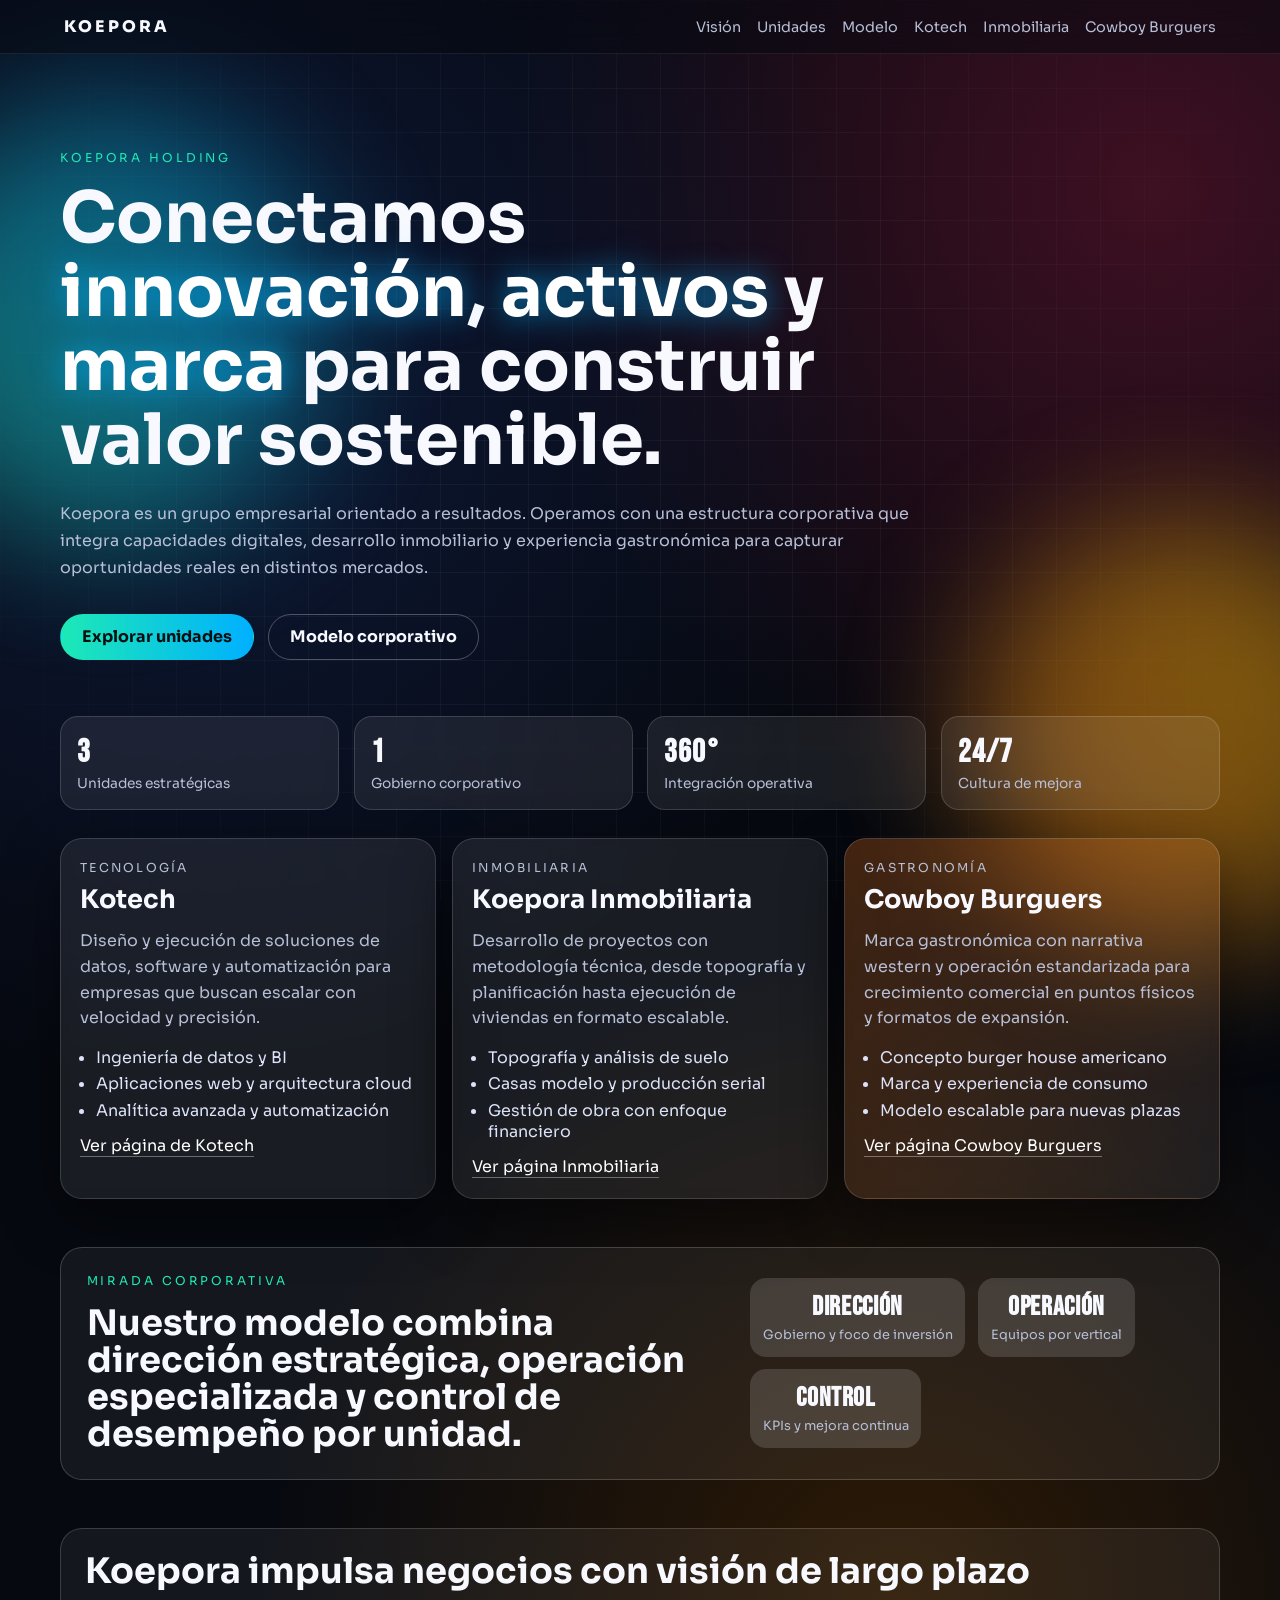
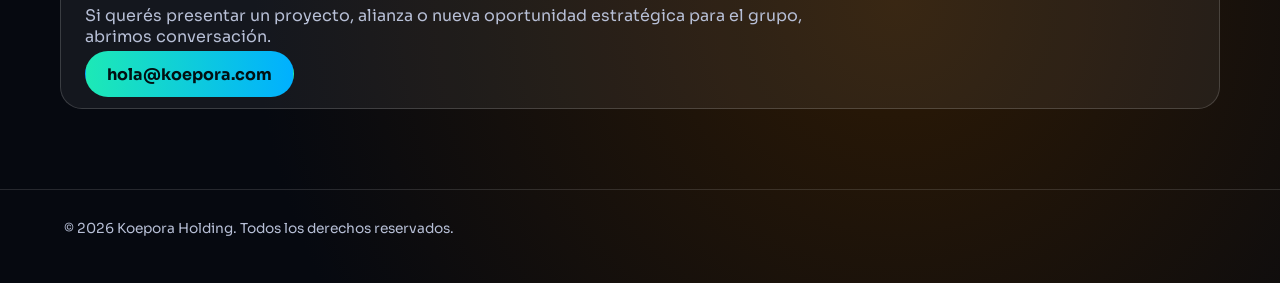
<file: index.html>
<!doctype html>
<html lang="es">
<head>
  <meta charset="UTF-8" />
  <meta http-equiv="Content-Type" content="text/html; charset=UTF-8" />
  <meta name="viewport" content="width=device-width, initial-scale=1.0" />
  <title>Koepora | Holding Corporativo</title>
  <meta name="description" content="Koepora Holding: visión corporativa que integra tecnología, inmobiliaria y gastronomía." />
  <link rel="preconnect" href="https://fonts.googleapis.com" />
  <link rel="preconnect" href="https://fonts.gstatic.com" crossorigin />
  <link href="https://fonts.googleapis.com/css2?family=Sora:wght@400;600;700;800&family=Bebas+Neue&display=swap" rel="stylesheet" />
  <link rel="stylesheet" href="styles.css" />
</head>
<body>
  <div class="bg-orb orb-a"></div>
  <div class="bg-orb orb-b"></div>
  <div class="grid-noise"></div>

  <header class="site-header">
    <a class="brand" href="index.html">KOEPORA</a>
    <nav>
      <a href="#vision">Visión</a>
      <a href="#unidades">Unidades</a>
      <a href="#modelo">Modelo</a>
      <a href="kotech.html">Kotech</a>
      <a href="inmobiliaria.html">Inmobiliaria</a>
      <a href="cowboy-burguers.html">Cowboy Burguers</a>
    </nav>
  </header>

  <main>
    <section id="vision" class="hero reveal">
      <p class="eyebrow">Koepora Holding</p>
      <h1>Conectamos <span>innovación</span>, <span>activos</span> y <span>marca</span> para construir valor sostenible.</h1>
      <p class="hero-copy">Koepora es un grupo empresarial orientado a resultados. Operamos con una estructura corporativa que integra capacidades digitales, desarrollo inmobiliario y experiencia gastronómica para capturar oportunidades reales en distintos mercados.</p>
      <div class="hero-actions">
        <a class="btn btn-primary" href="#unidades">Explorar unidades</a>
        <a class="btn btn-ghost" href="#modelo">Modelo corporativo</a>
      </div>
    </section>

    <section class="panel reveal">
      <div class="kpi-grid">
        <article>
          <strong>3</strong>
          <span>Unidades estratégicas</span>
        </article>
        <article>
          <strong>1</strong>
          <span>Gobierno corporativo</span>
        </article>
        <article>
          <strong>360°</strong>
          <span>Integración operativa</span>
        </article>
        <article>
          <strong>24/7</strong>
          <span>Cultura de mejora</span>
        </article>
      </div>
    </section>

    <section id="unidades" class="units">
      <article class="card reveal">
        <p class="tag">Tecnología</p>
        <h2>Kotech</h2>
        <p>Diseño y ejecución de soluciones de datos, software y automatización para empresas que buscan escalar con velocidad y precisión.</p>
        <ul>
          <li>Ingeniería de datos y BI</li>
          <li>Aplicaciones web y arquitectura cloud</li>
          <li>Analítica avanzada y automatización</li>
        </ul>
        <a class="inline-link" href="kotech.html">Ver página de Kotech</a>
      </article>

      <article class="card reveal">
        <p class="tag">Inmobiliaria</p>
        <h2>Koepora Inmobiliaria</h2>
        <p>Desarrollo de proyectos con metodología técnica, desde topografía y planificación hasta ejecución de viviendas en formato escalable.</p>
        <ul>
          <li>Topografía y análisis de suelo</li>
          <li>Casas modelo y producción serial</li>
          <li>Gestión de obra con enfoque financiero</li>
        </ul>
        <a class="inline-link" href="inmobiliaria.html">Ver página Inmobiliaria</a>
      </article>

      <article class="card card-highlight reveal">
        <p class="tag">Gastronomía</p>
        <h2>Cowboy Burguers</h2>
        <p>Marca gastronómica con narrativa western y operación estandarizada para crecimiento comercial en puntos físicos y formatos de expansión.</p>
        <ul>
          <li>Concepto burger house americano</li>
          <li>Marca y experiencia de consumo</li>
          <li>Modelo escalable para nuevas plazas</li>
        </ul>
        <a class="inline-link" href="cowboy-burguers.html">Ver página Cowboy Burguers</a>
      </article>
    </section>

    <section id="modelo" class="showcase reveal">
      <div>
        <p class="eyebrow">Mirada corporativa</p>
        <h3>Nuestro modelo combina dirección estratégica, operación especializada y control de desempeño por unidad.</h3>
      </div>
      <div class="stats">
        <div><strong>Dirección</strong><span>Gobierno y foco de inversión</span></div>
        <div><strong>Operación</strong><span>Equipos por vertical</span></div>
        <div><strong>Control</strong><span>KPIs y mejora continua</span></div>
      </div>
    </section>

    <section class="contact reveal">
      <h3>Koepora impulsa negocios con visión de largo plazo</h3>
      <p>Si querés presentar un proyecto, alianza o nueva oportunidad estratégica para el grupo, abrimos conversación.</p>
      <a class="btn btn-primary" href="mailto:hola@koepora.com">hola@koepora.com</a>
    </section>
  </main>

  <footer>
    <p>© <span id="year"></span> Koepora Holding. Todos los derechos reservados.</p>
  </footer>

  <script src="main.js"></script>
</body>
</html>
</file>
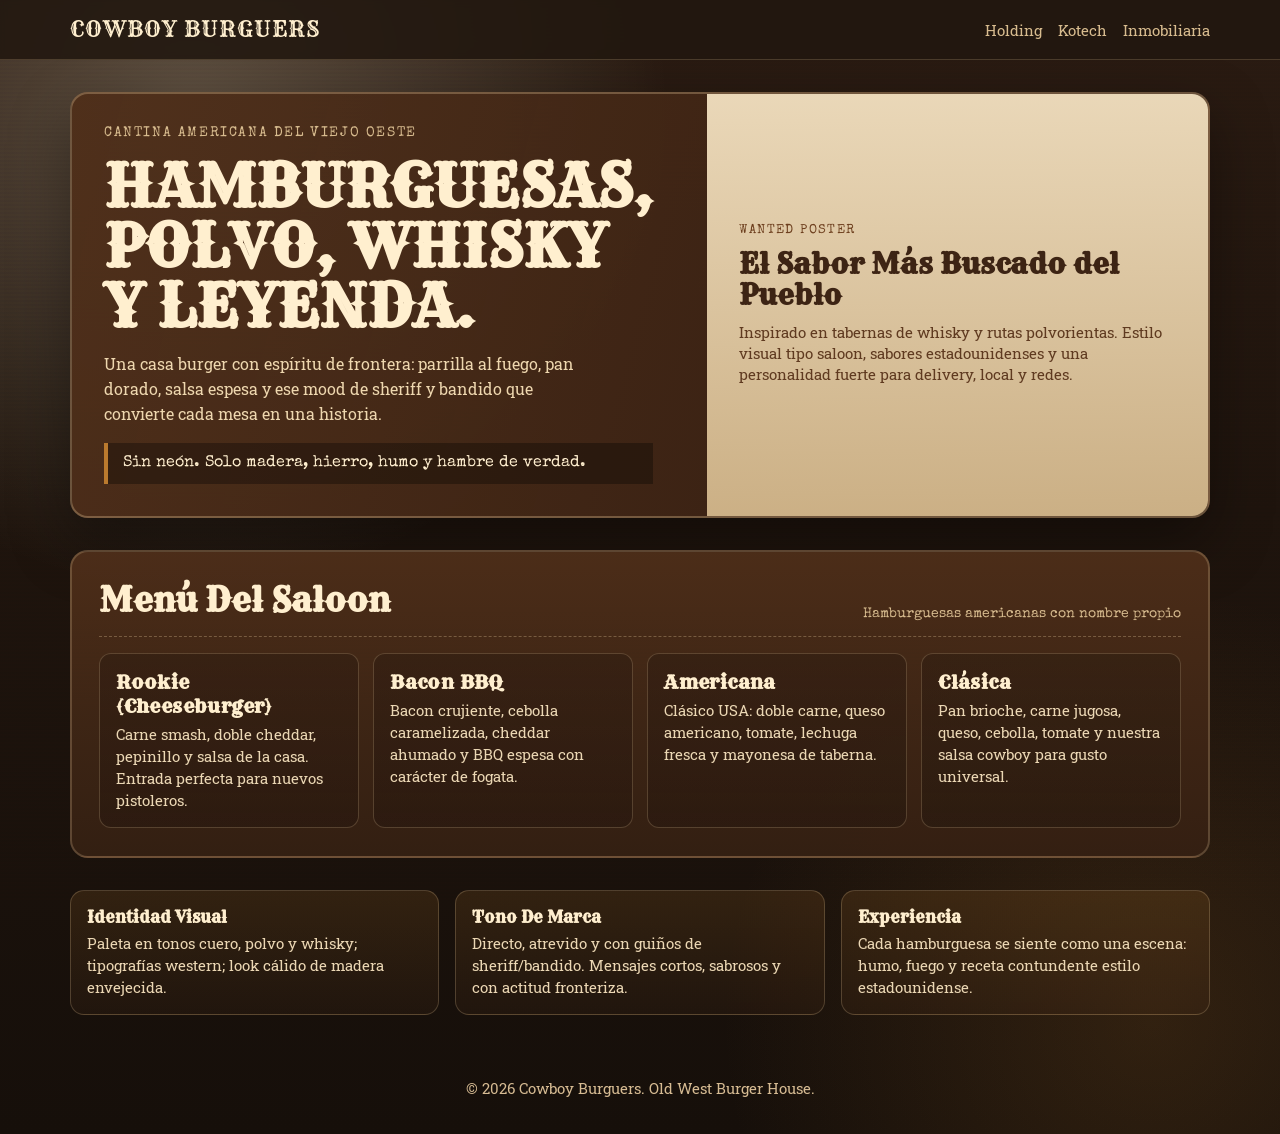
<file: cowboy-burguers.html>
﻿<!doctype html>
<html lang="es">
<head>
  <meta charset="UTF-8" />
  <meta http-equiv="Content-Type" content="text/html; charset=UTF-8" />
  <meta name="viewport" content="width=device-width, initial-scale=1.0" />
  <title>Cowboy Burguers | Viejo Oeste</title>
  <meta name="description" content="Cowboy Burguers: hamburguesas americanas con alma de taberna del viejo oeste." />
  <link rel="preconnect" href="https://fonts.googleapis.com" />
  <link rel="preconnect" href="https://fonts.gstatic.com" crossorigin />
  <link href="https://fonts.googleapis.com/css2?family=Rye&family=Special+Elite&family=Roboto+Slab:wght@400;600;700;800&display=swap" rel="stylesheet" />
  <style>
    :root {
      --sand: #f1dfbf;
      --dust: #d8bc8f;
      --leather: #7b4f2b;
      --wood: #4f2f1a;
      --charcoal: #22170f;
      --rust: #a4431a;
      --whiskey: #bb7a2e;
      --cream: #ffefcf;
    }

    * {
      box-sizing: border-box;
      margin: 0;
      padding: 0;
    }

    body {
      font-family: "Roboto Slab", serif;
      background:
        radial-gradient(circle at 15% 10%, rgba(255, 239, 207, 0.25), transparent 32%),
        radial-gradient(circle at 90% 90%, rgba(187, 122, 46, 0.16), transparent 28%),
        linear-gradient(180deg, #2a1b12 0%, #1e140d 45%, #160f0a 100%);
      color: var(--sand);
      min-height: 100vh;
    }

    .grain {
      position: fixed;
      inset: 0;
      pointer-events: none;
      opacity: 0.22;
      background-image: repeating-linear-gradient(
        0deg,
        rgba(255, 239, 207, 0.05) 0 2px,
        rgba(0, 0, 0, 0.06) 2px 4px
      );
      mix-blend-mode: soft-light;
      z-index: 0;
    }

    .topbar {
      position: sticky;
      top: 0;
      z-index: 20;
      background: rgba(34, 23, 15, 0.88);
      backdrop-filter: blur(3px);
      border-bottom: 1px solid rgba(216, 188, 143, 0.22);
    }

    .topbar-inner {
      max-width: 1180px;
      margin: 0 auto;
      padding: 1rem 1.25rem;
      display: flex;
      align-items: center;
      justify-content: space-between;
      gap: 1rem;
    }

    .brand {
      font-family: "Rye", serif;
      letter-spacing: 1px;
      text-decoration: none;
      color: var(--cream);
      font-size: 1.35rem;
      text-transform: uppercase;
    }

    .menu-links {
      display: flex;
      gap: 1rem;
      flex-wrap: wrap;
      justify-content: flex-end;
    }

    .menu-links a {
      color: var(--dust);
      text-decoration: none;
      font-size: 0.96rem;
    }

    .menu-links a:hover {
      color: var(--cream);
    }

    main {
      position: relative;
      z-index: 2;
      max-width: 1180px;
      margin: 0 auto;
      padding: 2rem 1.25rem 3rem;
      display: grid;
      gap: 2rem;
    }

    .hero {
      display: grid;
      grid-template-columns: 1.2fr 1fr;
      gap: 1.4rem;
      background:
        linear-gradient(105deg, rgba(79, 47, 26, 0.95), rgba(52, 30, 17, 0.9)),
        url("https://images.unsplash.com/photo-1514511547113-9f7d7d0534f7?auto=format&fit=crop&w=1500&q=80") center/cover;
      border: 2px solid rgba(216, 188, 143, 0.34);
      border-radius: 18px;
      overflow: hidden;
      box-shadow: 0 24px 60px rgba(0, 0, 0, 0.38);
    }

    .hero-copy {
      padding: 2rem;
      display: grid;
      gap: 1rem;
      align-content: center;
    }

    .hero-copy p.top {
      font-family: "Special Elite", monospace;
      color: var(--dust);
      letter-spacing: 1.6px;
      text-transform: uppercase;
      font-size: 0.86rem;
    }

    h1 {
      font-family: "Rye", serif;
      color: var(--cream);
      font-size: clamp(2rem, 4.6vw, 4rem);
      line-height: 1.02;
    }

    .hero-copy p.lead {
      color: #eed7af;
      max-width: 55ch;
      line-height: 1.55;
    }

    .hero-tag {
      background: rgba(0, 0, 0, 0.32);
      border-left: 4px solid var(--whiskey);
      padding: 0.8rem 0.95rem;
      font-family: "Special Elite", monospace;
      color: var(--cream);
    }

    .wanted {
      padding: 2rem;
      background: linear-gradient(180deg, rgba(241, 223, 191, 0.96), rgba(216, 188, 143, 0.92));
      color: #3d2414;
      display: grid;
      gap: 0.7rem;
      align-content: center;
    }

    .wanted p {
      font-family: "Special Elite", monospace;
      text-transform: uppercase;
      letter-spacing: 1.4px;
      font-size: 0.84rem;
      color: #6d3f1e;
    }

    .wanted h2 {
      font-family: "Rye", serif;
      font-size: clamp(1.7rem, 2.2vw, 2.4rem);
      line-height: 1.1;
    }

    .wanted small {
      font-size: 0.92rem;
      color: #5f3a20;
      line-height: 1.45;
    }

    .menu-board {
      background: linear-gradient(180deg, rgba(79, 47, 26, 0.93), rgba(53, 32, 19, 0.94));
      border: 2px solid rgba(216, 188, 143, 0.25);
      border-radius: 18px;
      padding: 1.7rem;
    }

    .menu-head {
      display: flex;
      align-items: flex-end;
      justify-content: space-between;
      gap: 1rem;
      margin-bottom: 1rem;
      border-bottom: 1px dashed rgba(216, 188, 143, 0.35);
      padding-bottom: 0.9rem;
    }

    .menu-head h3 {
      font-family: "Rye", serif;
      font-size: clamp(1.6rem, 2.6vw, 2.2rem);
      color: var(--cream);
    }

    .menu-head span {
      font-family: "Special Elite", monospace;
      color: var(--dust);
      font-size: 0.88rem;
    }

    .burgers {
      display: grid;
      grid-template-columns: repeat(auto-fit, minmax(210px, 1fr));
      gap: 0.9rem;
    }

    .burger {
      border: 1px solid rgba(216, 188, 143, 0.24);
      border-radius: 12px;
      padding: 1rem;
      background: linear-gradient(180deg, rgba(34, 23, 15, 0.33), rgba(20, 14, 9, 0.26));
    }

    .burger h4 {
      font-family: "Rye", serif;
      color: var(--cream);
      margin-bottom: 0.35rem;
      letter-spacing: 0.4px;
      font-size: 1.18rem;
    }

    .burger p {
      color: #ebd7b4;
      line-height: 1.45;
      font-size: 0.95rem;
    }

    .about {
      display: grid;
      gap: 1rem;
      grid-template-columns: repeat(3, minmax(0, 1fr));
    }

    .about article {
      background: linear-gradient(180deg, rgba(187, 122, 46, 0.16), rgba(79, 47, 26, 0.18));
      border: 1px solid rgba(216, 188, 143, 0.25);
      border-radius: 14px;
      padding: 1rem;
    }

    .about h5 {
      font-family: "Rye", serif;
      color: var(--cream);
      font-size: 1.02rem;
      margin-bottom: 0.4rem;
    }

    .about p {
      color: #ebd7b4;
      line-height: 1.45;
      font-size: 0.94rem;
    }

    footer {
      position: relative;
      z-index: 2;
      max-width: 1180px;
      margin: 0 auto;
      padding: 1rem 1.25rem 2.2rem;
      color: #d6bb93;
      font-size: 0.92rem;
      text-align: center;
    }

    @media (max-width: 960px) {
      .hero {
        grid-template-columns: 1fr;
      }

      .about {
        grid-template-columns: 1fr;
      }
    }
  </style>
</head>
<body>
  <div class="grain" aria-hidden="true"></div>

  <header class="topbar">
    <div class="topbar-inner">
      <a class="brand" href="cowboy-burguers.html">Cowboy Burguers</a>
      <nav class="menu-links">
        <a href="index.html">Holding</a>
        <a href="kotech.html">Kotech</a>
        <a href="inmobiliaria.html">Inmobiliaria</a>
      </nav>
    </div>
  </header>

  <main>
    <section class="hero">
      <div class="hero-copy">
        <p class="top">Cantina americana del viejo oeste</p>
        <h1>HAMBURGUESAS, POLVO, WHISKY Y LEYENDA.</h1>
        <p class="lead">
          Una casa burger con espíritu de frontera: parrilla al fuego, pan dorado, salsa espesa y ese mood de sheriff y bandido
          que convierte cada mesa en una historia.
        </p>
        <p class="hero-tag">Sin neón. Solo madera, hierro, humo y hambre de verdad.</p>
      </div>
      <aside class="wanted">
        <p>Wanted poster</p>
        <h2>El Sabor Más Buscado del Pueblo</h2>
        <small>
          Inspirado en tabernas de whisky y rutas polvorientas. Estilo visual tipo saloon, sabores estadounidenses y una personalidad
          fuerte para delivery, local y redes.
        </small>
      </aside>
    </section>

    <section class="menu-board">
      <div class="menu-head">
        <h3>Menú Del Saloon</h3>
        <span>Hamburguesas americanas con nombre propio</span>
      </div>
      <div class="burgers">
        <article class="burger">
          <h4>Rookie (Cheeseburger)</h4>
          <p>Carne smash, doble cheddar, pepinillo y salsa de la casa. Entrada perfecta para nuevos pistoleros.</p>
        </article>
        <article class="burger">
          <h4>Bacon BBQ</h4>
          <p>Bacon crujiente, cebolla caramelizada, cheddar ahumado y BBQ espesa con carácter de fogata.</p>
        </article>
        <article class="burger">
          <h4>Americana</h4>
          <p>Clásico USA: doble carne, queso americano, tomate, lechuga fresca y mayonesa de taberna.</p>
        </article>
        <article class="burger">
          <h4>Clásica</h4>
          <p>Pan brioche, carne jugosa, queso, cebolla, tomate y nuestra salsa cowboy para gusto universal.</p>
        </article>
      </div>
    </section>

    <section class="about">
      <article>
        <h5>Identidad Visual</h5>
        <p>Paleta en tonos cuero, polvo y whisky; tipografías western; look cálido de madera envejecida.</p>
      </article>
      <article>
        <h5>Tono De Marca</h5>
        <p>Directo, atrevido y con guiños de sheriff/bandido. Mensajes cortos, sabrosos y con actitud fronteriza.</p>
      </article>
      <article>
        <h5>Experiencia</h5>
        <p>Cada hamburguesa se siente como una escena: humo, fuego y receta contundente estilo estadounidense.</p>
      </article>
    </section>
  </main>

  <footer>
    <p>&copy; <span id="year"></span> Cowboy Burguers. Old West Burger House.</p>
  </footer>

  <script>
    document.getElementById("year").textContent = new Date().getFullYear();
  </script>
</body>
</html>
</file>
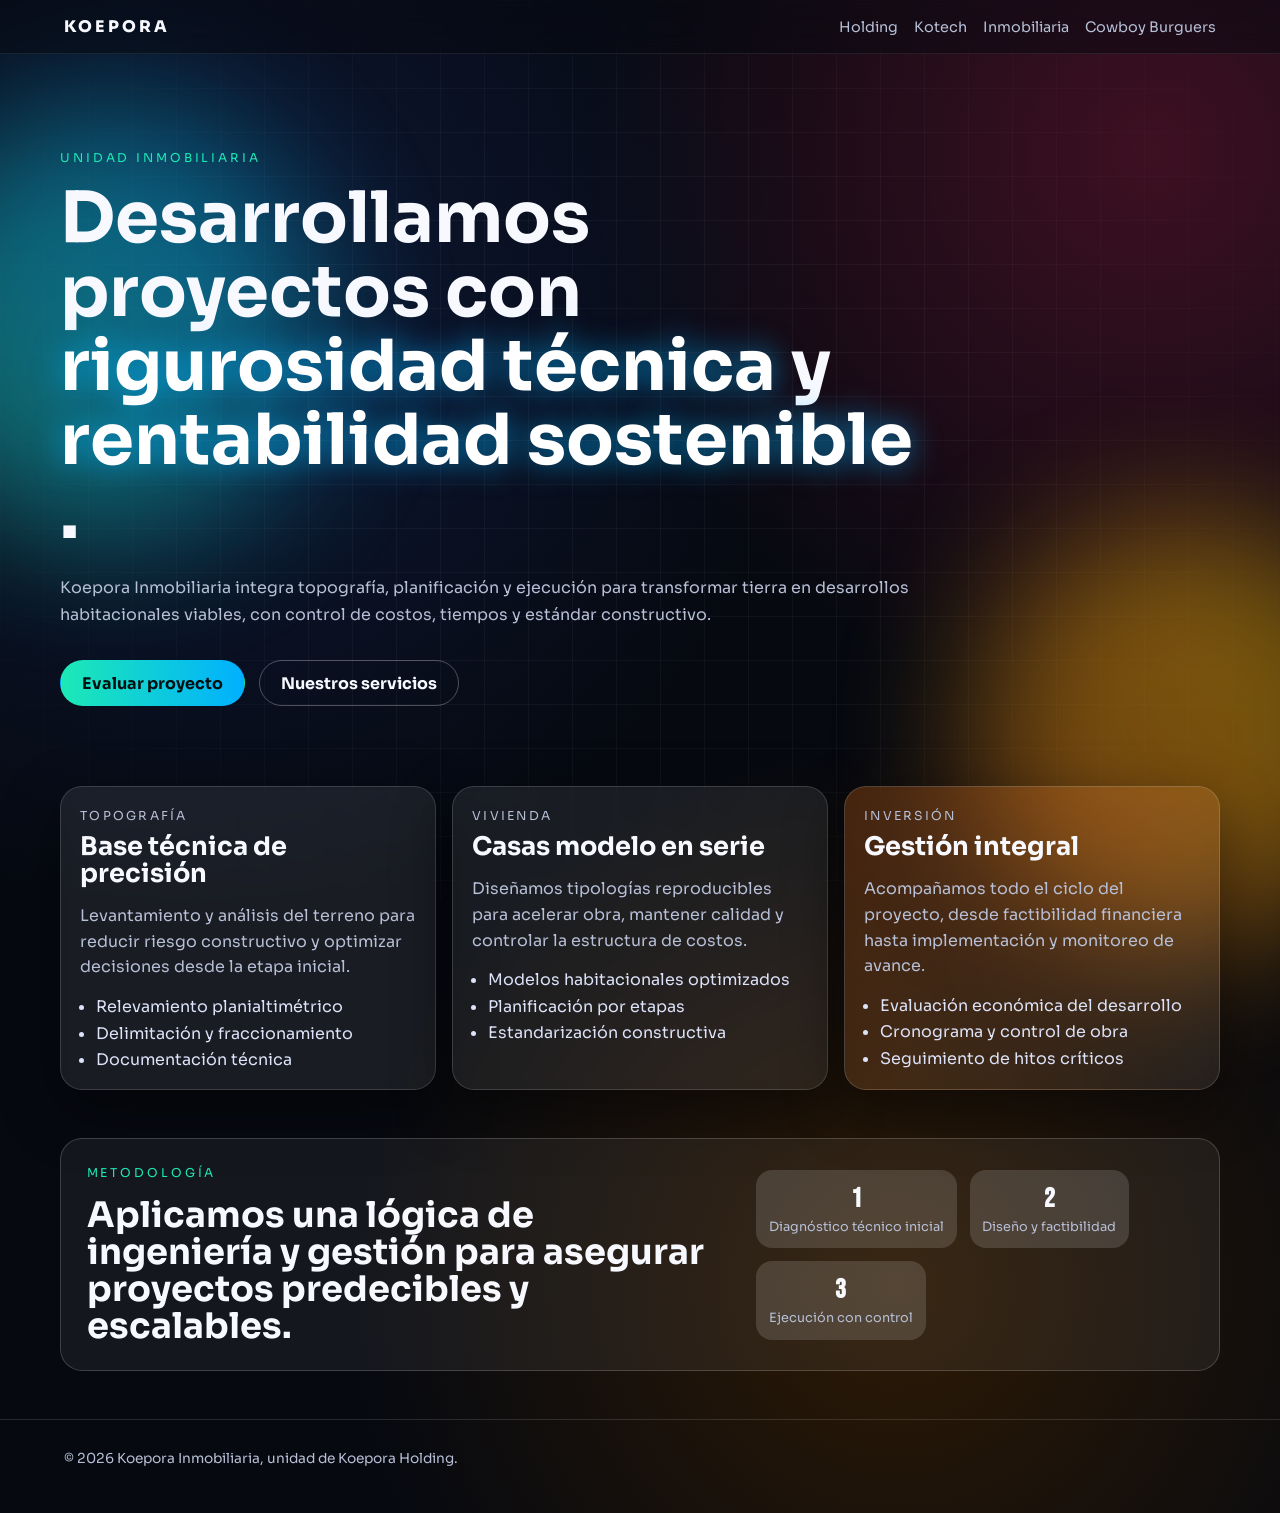
<file: inmobiliaria.html>
﻿<!doctype html>
<html lang="es">
<head>
  <meta charset="UTF-8" />
  <meta http-equiv="Content-Type" content="text/html; charset=UTF-8" />
  <meta name="viewport" content="width=device-width, initial-scale=1.0" />
  <title>Koepora Inmobiliaria | Koepora Holding</title>
  <meta name="description" content="Koepora Inmobiliaria: desarrollo de proyectos con precisión técnica y visión de inversión." />
  <link rel="preconnect" href="https://fonts.googleapis.com" />
  <link rel="preconnect" href="https://fonts.gstatic.com" crossorigin />
  <link href="https://fonts.googleapis.com/css2?family=Sora:wght@400;600;700;800&family=Bebas+Neue&display=swap" rel="stylesheet" />
  <link rel="stylesheet" href="styles.css" />
</head>
<body>
  <div class="bg-orb orb-a"></div>
  <div class="bg-orb orb-b"></div>
  <div class="grid-noise"></div>

  <header class="site-header">
    <a class="brand" href="index.html">KOEPORA</a>
    <nav>
      <a href="index.html">Holding</a>
      <a href="kotech.html">Kotech</a>
      <a href="inmobiliaria.html">Inmobiliaria</a>
      <a href="cowboy-burguers.html">Cowboy Burguers</a>
    </nav>
  </header>

  <main>
    <section class="hero reveal">
      <p class="eyebrow">Unidad Inmobiliaria</p>
      <h1>Desarrollamos proyectos con <span>rigurosidad técnica</span> y <span>rentabilidad sostenible</span>.</h1>
      <p class="hero-copy">Koepora Inmobiliaria integra topografía, planificación y ejecución para transformar tierra en desarrollos habitacionales viables, con control de costos, tiempos y estándar constructivo.</p>
      <div class="hero-actions">
        <a class="btn btn-primary" href="mailto:hola@koepora.com?subject=Consulta%20Inmobiliaria">Evaluar proyecto</a>
        <a class="btn btn-ghost" href="#servicios">Nuestros servicios</a>
      </div>
    </section>

    <section id="servicios" class="units">
      <article class="card reveal">
        <p class="tag">Topografía</p>
        <h2>Base técnica de precisión</h2>
        <p>Levantamiento y análisis del terreno para reducir riesgo constructivo y optimizar decisiones desde la etapa inicial.</p>
        <ul>
          <li>Relevamiento planialtimétrico</li>
          <li>Delimitación y fraccionamiento</li>
          <li>Documentación técnica</li>
        </ul>
      </article>

      <article class="card reveal">
        <p class="tag">Vivienda</p>
        <h2>Casas modelo en serie</h2>
        <p>Diseñamos tipologías reproducibles para acelerar obra, mantener calidad y controlar la estructura de costos.</p>
        <ul>
          <li>Modelos habitacionales optimizados</li>
          <li>Planificación por etapas</li>
          <li>Estandarización constructiva</li>
        </ul>
      </article>

      <article class="card card-highlight reveal">
        <p class="tag">Inversión</p>
        <h2>Gestión integral</h2>
        <p>Acompañamos todo el ciclo del proyecto, desde factibilidad financiera hasta implementación y monitoreo de avance.</p>
        <ul>
          <li>Evaluación económica del desarrollo</li>
          <li>Cronograma y control de obra</li>
          <li>Seguimiento de hitos críticos</li>
        </ul>
      </article>
    </section>

    <section class="showcase reveal">
      <div>
        <p class="eyebrow">Metodología</p>
        <h3>Aplicamos una lógica de ingeniería y gestión para asegurar proyectos predecibles y escalables.</h3>
      </div>
      <div class="stats">
        <div><strong>1</strong><span>Diagnóstico técnico inicial</span></div>
        <div><strong>2</strong><span>Diseño y factibilidad</span></div>
        <div><strong>3</strong><span>Ejecución con control</span></div>
      </div>
    </section>
  </main>

  <footer>
    <p>© <span id="year"></span> Koepora Inmobiliaria, unidad de Koepora Holding.</p>
  </footer>

  <script src="main.js"></script>
</body>
</html>
</file>
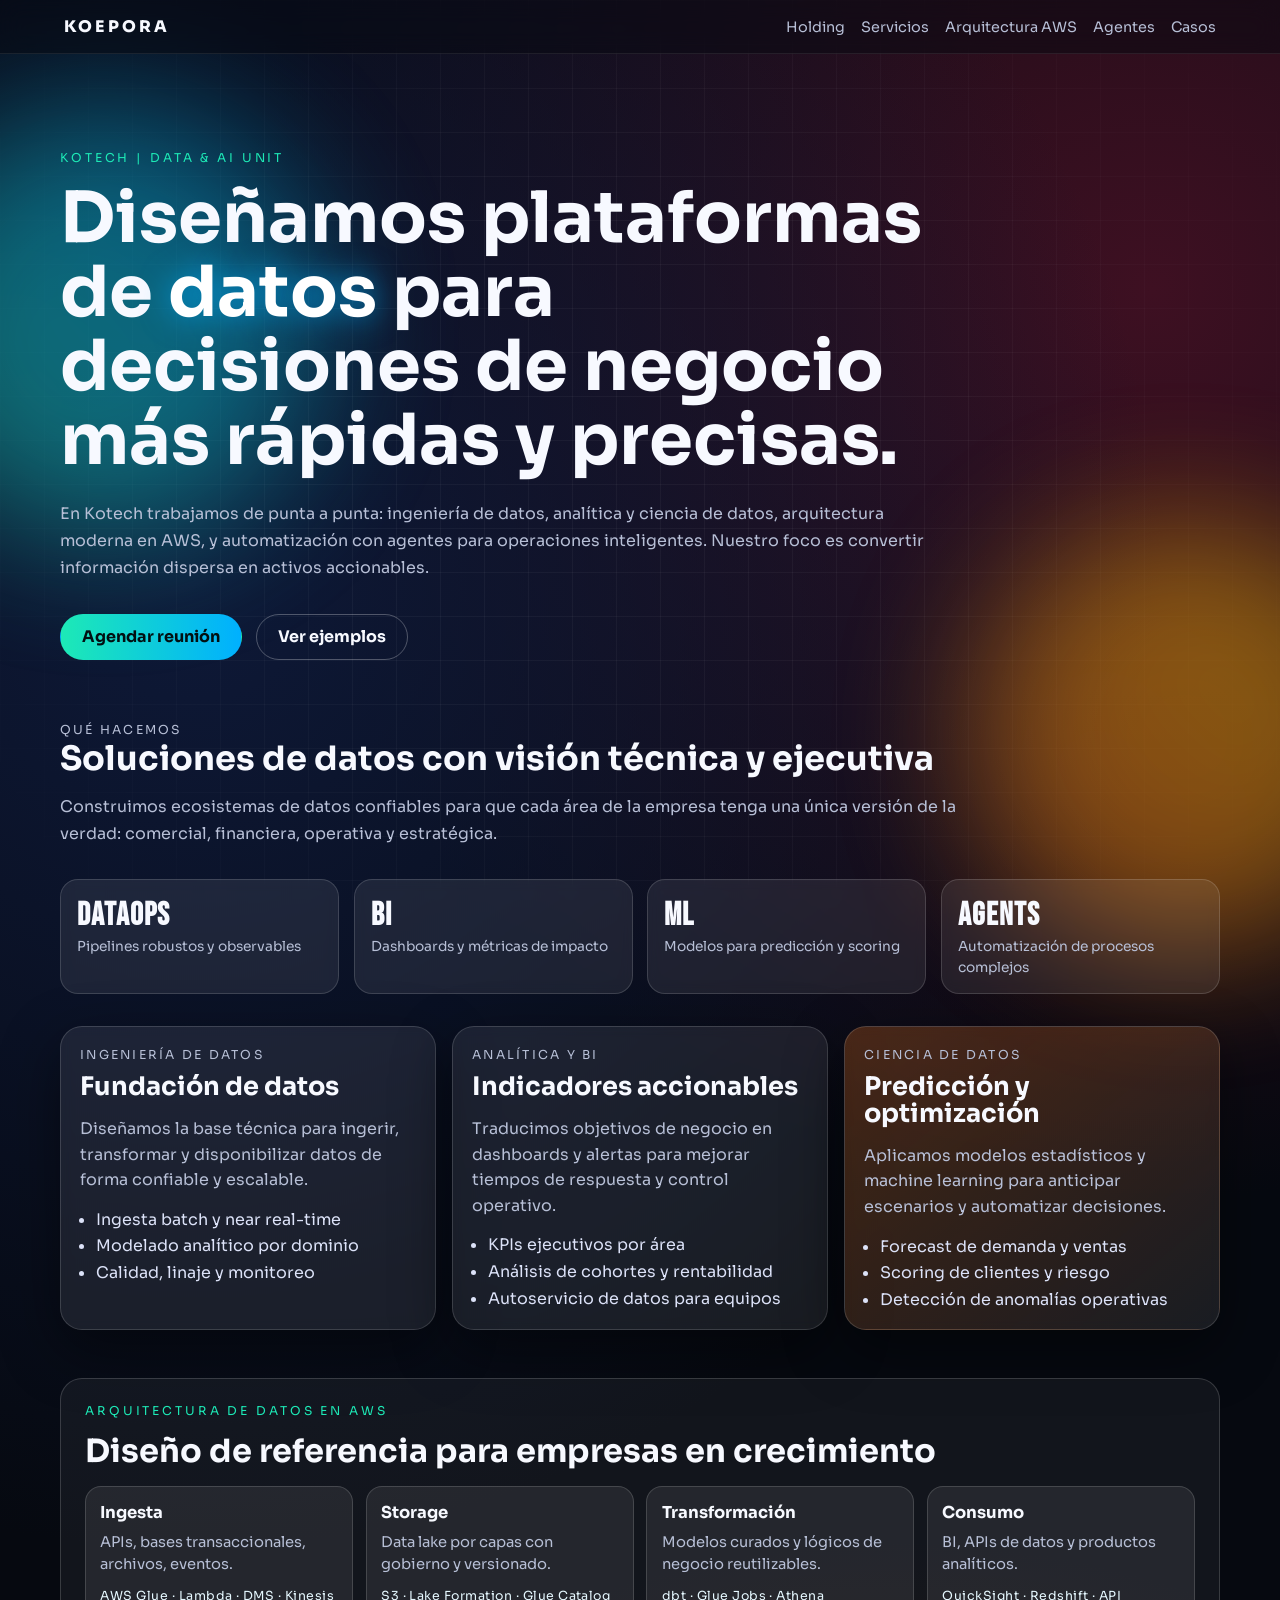
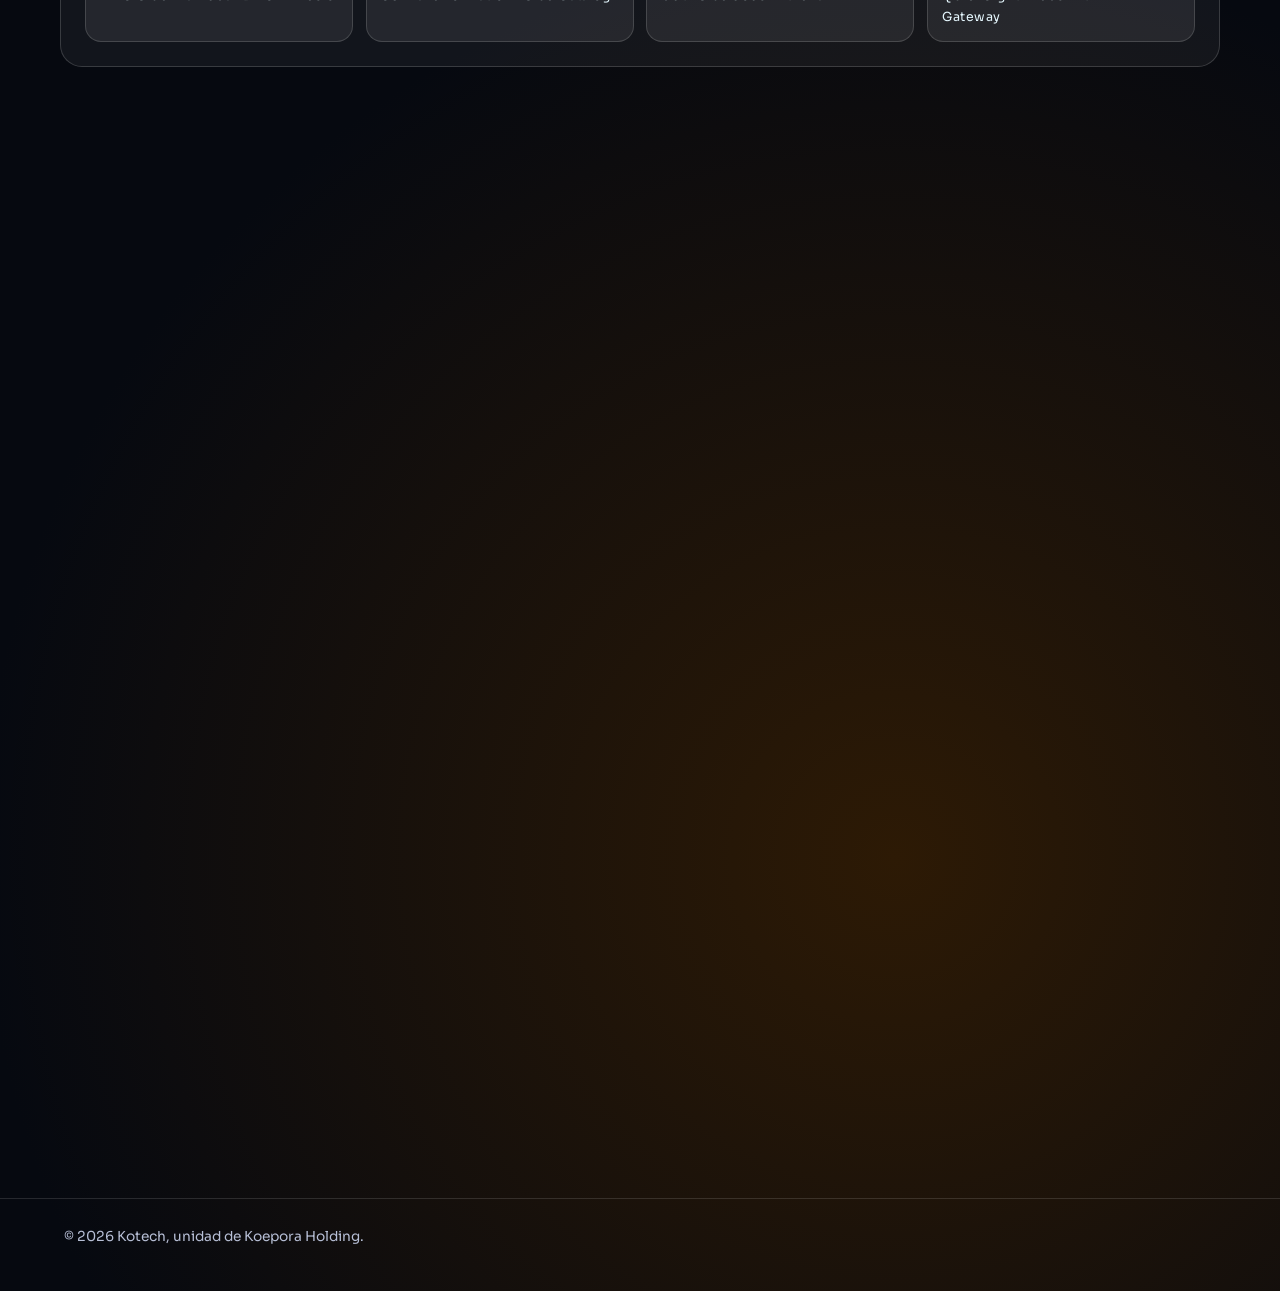
<file: kotech.html>
﻿<!doctype html>
<html lang="es">
<head>
  <meta charset="UTF-8" />
  <meta http-equiv="Content-Type" content="text/html; charset=UTF-8" />
  <meta name="viewport" content="width=device-width, initial-scale=1.0" />
  <title>Kotech | Ingeniería de Datos y Analítica</title>
  <meta name="description" content="Kotech: ingeniería de datos, analítica, ciencia de datos y arquitectura de datos en AWS con integración de agentes." />
  <link rel="preconnect" href="https://fonts.googleapis.com" />
  <link rel="preconnect" href="https://fonts.gstatic.com" crossorigin />
  <link href="https://fonts.googleapis.com/css2?family=Sora:wght@400;600;700;800&family=Bebas+Neue&display=swap" rel="stylesheet" />
  <link rel="stylesheet" href="styles.css" />
</head>
<body>
  <div class="bg-orb orb-a"></div>
  <div class="bg-orb orb-b"></div>
  <div class="grid-noise"></div>

  <header class="site-header">
    <a class="brand" href="index.html">KOEPORA</a>
    <nav>
      <a href="index.html">Holding</a>
      <a href="#servicios">Servicios</a>
      <a href="#arquitectura">Arquitectura AWS</a>
      <a href="#agentes">Agentes</a>
      <a href="#casos">Casos</a>
    </nav>
  </header>

  <main>
    <section class="hero reveal">
      <p class="eyebrow">Kotech | Data & AI Unit</p>
      <h1>Diseñamos plataformas de <span>datos</span> para decisiones de negocio más rápidas y precisas.</h1>
      <p class="hero-copy">En Kotech trabajamos de punta a punta: ingeniería de datos, analítica y ciencia de datos, arquitectura moderna en AWS, y automatización con agentes para operaciones inteligentes. Nuestro foco es convertir información dispersa en activos accionables.</p>
      <div class="hero-actions">
        <a class="btn btn-primary" href="mailto:hola@koepora.com?subject=Reuni%C3%B3n%20Kotech">Agendar reunión</a>
        <a class="btn btn-ghost" href="#casos">Ver ejemplos</a>
      </div>
    </section>

    <section class="kotech-intro reveal">
      <article>
        <p class="tag">Qué hacemos</p>
        <h2>Soluciones de datos con visión técnica y ejecutiva</h2>
        <p>Construimos ecosistemas de datos confiables para que cada área de la empresa tenga una única versión de la verdad: comercial, financiera, operativa y estratégica.</p>
      </article>
      <div class="kpi-grid">
        <article>
          <strong>DataOps</strong>
          <span>Pipelines robustos y observables</span>
        </article>
        <article>
          <strong>BI</strong>
          <span>Dashboards y métricas de impacto</span>
        </article>
        <article>
          <strong>ML</strong>
          <span>Modelos para predicción y scoring</span>
        </article>
        <article>
          <strong>Agents</strong>
          <span>Automatización de procesos complejos</span>
        </article>
      </div>
    </section>

    <section id="servicios" class="units">
      <article class="card reveal">
        <p class="tag">Ingeniería de Datos</p>
        <h2>Fundación de datos</h2>
        <p>Diseñamos la base técnica para ingerir, transformar y disponibilizar datos de forma confiable y escalable.</p>
        <ul>
          <li>Ingesta batch y near real-time</li>
          <li>Modelado analítico por dominio</li>
          <li>Calidad, linaje y monitoreo</li>
        </ul>
      </article>

      <article class="card reveal">
        <p class="tag">Analítica y BI</p>
        <h2>Indicadores accionables</h2>
        <p>Traducimos objetivos de negocio en dashboards y alertas para mejorar tiempos de respuesta y control operativo.</p>
        <ul>
          <li>KPIs ejecutivos por área</li>
          <li>Análisis de cohortes y rentabilidad</li>
          <li>Autoservicio de datos para equipos</li>
        </ul>
      </article>

      <article class="card card-highlight reveal">
        <p class="tag">Ciencia de Datos</p>
        <h2>Predicción y optimización</h2>
        <p>Aplicamos modelos estadísticos y machine learning para anticipar escenarios y automatizar decisiones.</p>
        <ul>
          <li>Forecast de demanda y ventas</li>
          <li>Scoring de clientes y riesgo</li>
          <li>Detección de anomalías operativas</li>
        </ul>
      </article>
    </section>

    <section id="arquitectura" class="architecture reveal">
      <div>
        <p class="eyebrow">Arquitectura de Datos en AWS</p>
        <h3>Diseño de referencia para empresas en crecimiento</h3>
      </div>
      <div class="arch-grid">
        <article>
          <h4>Ingesta</h4>
          <p>APIs, bases transaccionales, archivos, eventos.</p>
          <span>AWS Glue · Lambda · DMS · Kinesis</span>
        </article>
        <article>
          <h4>Storage</h4>
          <p>Data lake por capas con gobierno y versionado.</p>
          <span>S3 · Lake Formation · Glue Catalog</span>
        </article>
        <article>
          <h4>Transformación</h4>
          <p>Modelos curados y lógicos de negocio reutilizables.</p>
          <span>dbt · Glue Jobs · Athena</span>
        </article>
        <article>
          <h4>Consumo</h4>
          <p>BI, APIs de datos y productos analíticos.</p>
          <span>QuickSight · Redshift · API Gateway</span>
        </article>
      </div>
    </section>

    <section id="agentes" class="showcase reveal">
      <div>
        <p class="eyebrow">Integración con agentes</p>
        <h3>Conectamos agentes a tus fuentes y reglas de negocio para ejecutar tareas con contexto y trazabilidad.</h3>
      </div>
      <div class="stats">
        <div><strong>Agent Ops</strong><span>Orquestación de tareas repetitivas</span></div>
        <div><strong>Assistants</strong><span>Consultas en lenguaje natural</span></div>
        <div><strong>Guardrails</strong><span>Permisos, logs y auditoría</span></div>
      </div>
    </section>

    <section id="casos" class="examples reveal">
      <div class="examples-head">
        <p class="eyebrow">Ejemplos de maqueta</p>
        <h3>Casos para ir validando propuesta visual y narrativa comercial</h3>
      </div>
      <div class="examples-grid">
        <article class="example-card">
          <p class="tag">Retail</p>
          <h4>Forecast de ventas + reposición</h4>
          <p>Pipeline diario desde POS y ERP, dashboard de quiebres y modelo de predicción por sucursal.</p>
          <ul>
            <li>Resultado esperado: -18% quiebres de stock</li>
            <li>Horizonte: 6 a 8 semanas</li>
          </ul>
        </article>
        <article class="example-card">
          <p class="tag">Finanzas</p>
          <h4>Tablero de margen en tiempo casi real</h4>
          <p>Consolidación de costos, ventas y descuentos para seguimiento ejecutivo por línea de negocio.</p>
          <ul>
            <li>Resultado esperado: decisiones de pricing más rápidas</li>
            <li>Horizonte: 4 a 6 semanas</li>
          </ul>
        </article>
        <article class="example-card">
          <p class="tag">Operaciones</p>
          <h4>Agente para soporte interno de datos</h4>
          <p>Agente conectado a catálogo de métricas y documentación técnica para responder dudas de equipos.</p>
          <ul>
            <li>Resultado esperado: menor carga del equipo de datos</li>
            <li>Horizonte: 3 a 5 semanas</li>
          </ul>
        </article>
      </div>
    </section>

    <section class="stack reveal">
      <p class="eyebrow">Stack sugerido</p>
      <div class="pill-row">
        <span>AWS</span>
        <span>dbt</span>
        <span>Python</span>
        <span>SQL</span>
        <span>Redshift</span>
        <span>Athena</span>
        <span>QuickSight</span>
        <span>Airflow</span>
        <span>APIs</span>
        <span>LLM Agents</span>
      </div>
    </section>

    <section class="contact reveal">
      <h3>¿Seguimos con la versión final de Kotech?</h3>
      <p>Podemos iterar sobre copy, jerarquía visual, casos por industria y propuesta de valor para convertir esta maqueta en una landing comercial final.</p>
      <a class="btn btn-primary" href="mailto:hola@koepora.com?subject=Avanzar%20landing%20Kotech">Avanzar esta versión</a>
    </section>
  </main>

  <footer>
    <p>© <span id="year"></span> Kotech, unidad de Koepora Holding.</p>
  </footer>

  <script src="main.js"></script>
</body>
</html>
</file>
<file: styles.css>
﻿:root {
  --bg: #060910;
  --surface: rgba(255, 255, 255, 0.08);
  --surface-strong: rgba(255, 255, 255, 0.14);
  --text: #f7f9ff;
  --muted: #b7bfd6;
  --c1: #1de9b6;
  --c2: #00b0ff;
  --c3: #ff7a18;
  --line: rgba(255, 255, 255, 0.15);
  --shadow: 0 20px 60px rgba(0, 0, 0, 0.45);
}

* {
  box-sizing: border-box;
}

html,
body {
  margin: 0;
  padding: 0;
}

body {
  font-family: "Sora", sans-serif;
  color: var(--text);
  background: radial-gradient(circle at 15% 20%, #0e1938, transparent 38%),
              radial-gradient(circle at 90% 10%, #3e1022, transparent 32%),
              radial-gradient(circle at 70% 85%, #2d1a05, transparent 35%),
              var(--bg);
  min-height: 100vh;
  overflow-x: hidden;
}

.grid-noise {
  position: fixed;
  inset: 0;
  background-image:
    linear-gradient(rgba(255, 255, 255, 0.04) 1px, transparent 1px),
    linear-gradient(90deg, rgba(255, 255, 255, 0.04) 1px, transparent 1px);
  background-size: 44px 44px;
  mask-image: radial-gradient(circle at center, black 40%, transparent 100%);
  pointer-events: none;
  z-index: -2;
}

.bg-orb {
  position: fixed;
  width: 430px;
  height: 430px;
  border-radius: 999px;
  filter: blur(70px);
  opacity: 0.45;
  pointer-events: none;
  z-index: -1;
  animation: float 12s ease-in-out infinite;
}

.orb-a {
  left: -110px;
  top: 12%;
  background: linear-gradient(45deg, var(--c1), var(--c2));
}

.orb-b {
  right: -120px;
  top: 58%;
  background: linear-gradient(45deg, var(--c3), #ffd000);
  animation-delay: -4s;
}

.site-header {
  position: sticky;
  top: 0;
  z-index: 10;
  display: flex;
  justify-content: space-between;
  align-items: center;
  gap: 1rem;
  padding: 1rem 5vw;
  backdrop-filter: blur(12px);
  background: rgba(6, 9, 16, 0.5);
  border-bottom: 1px solid rgba(255, 255, 255, 0.08);
}

.brand {
  text-decoration: none;
  color: var(--text);
  font-weight: 800;
  letter-spacing: 0.2rem;
}

nav {
  display: flex;
  gap: 1rem;
  flex-wrap: wrap;
}

nav a {
  color: var(--muted);
  text-decoration: none;
  font-size: 0.9rem;
  transition: color 0.2s ease;
}

nav a:hover {
  color: var(--text);
}

main {
  width: min(1160px, 92vw);
  margin: 0 auto;
}

.hero {
  padding: 6rem 0 3.5rem;
}

.eyebrow {
  text-transform: uppercase;
  letter-spacing: 0.18rem;
  color: var(--c1);
  font-size: 0.76rem;
  margin: 0 0 1rem;
}

h1,
h2,
h3 {
  margin: 0;
  line-height: 1.05;
}

h1 {
  font-size: clamp(2rem, 6.4vw, 4.4rem);
  max-width: 16ch;
}

h1 span {
  display: inline-block;
  color: #ffffff;
  text-shadow: 0 0 30px rgba(0, 176, 255, 0.7);
}

.hero-copy {
  max-width: 72ch;
  margin: 1.4rem 0 0;
  color: var(--muted);
  line-height: 1.7;
}

.hero-actions {
  margin-top: 2rem;
  display: flex;
  gap: 0.9rem;
  flex-wrap: wrap;
}

.btn {
  border: 1px solid transparent;
  border-radius: 999px;
  padding: 0.72rem 1.3rem;
  text-decoration: none;
  color: var(--text);
  font-weight: 700;
  transition: filter 0.2s ease, border-color 0.2s ease;
}

.btn-primary {
  background: linear-gradient(90deg, var(--c1), var(--c2));
  color: #021012;
}

.btn-primary:hover {
  filter: brightness(1.08);
}

.btn-ghost {
  border-color: rgba(255, 255, 255, 0.28);
}

.btn-ghost:hover {
  border-color: var(--text);
}

.panel {
  margin-bottom: 1.8rem;
}

.kpi-grid {
  display: grid;
  grid-template-columns: repeat(4, minmax(0, 1fr));
  gap: 0.9rem;
}

.kpi-grid article {
  background: var(--surface);
  border: 1px solid var(--line);
  border-radius: 18px;
  padding: 1rem;
  backdrop-filter: blur(6px);
}

.kpi-grid strong {
  font-family: "Bebas Neue", sans-serif;
  letter-spacing: 0.06rem;
  font-size: 2rem;
  display: block;
}

.kpi-grid span {
  color: var(--muted);
  font-size: 0.86rem;
}

.units {
  display: grid;
  grid-template-columns: repeat(12, 1fr);
  gap: 1rem;
  margin: 1.5rem 0 3rem;
}

.card {
  grid-column: span 4;
  background: var(--surface);
  border: 1px solid var(--line);
  box-shadow: var(--shadow);
  border-radius: 22px;
  padding: 1.2rem;
  backdrop-filter: blur(6px);
}

.card-highlight {
  background: linear-gradient(140deg, rgba(255, 122, 24, 0.25), rgba(255, 255, 255, 0.08));
}

.tag {
  margin: 0;
  color: var(--c2);
  font-size: 0.77rem;
  letter-spacing: 0.14rem;
  text-transform: uppercase;
}

.card h2 {
  margin-top: 0.45rem;
  font-size: 1.6rem;
}

.card p {
  color: var(--muted);
  line-height: 1.6;
}

.card ul {
  margin: 0.8rem 0 0;
  padding-left: 1rem;
  color: #dce2f8;
  display: grid;
  gap: 0.35rem;
}

.inline-link {
  display: inline-block;
  margin-top: 0.9rem;
  color: #ffffff;
  text-decoration: none;
  border-bottom: 1px solid rgba(255, 255, 255, 0.35);
}

.inline-link:hover {
  border-bottom-color: #fff;
}

.showcase {
  margin: 2rem 0 3rem;
  padding: 1.6rem;
  border-radius: 22px;
  background: rgba(255, 255, 255, 0.06);
  border: 1px solid rgba(255, 255, 255, 0.18);
  display: flex;
  justify-content: space-between;
  gap: 2rem;
  align-items: center;
}

.showcase h3 {
  font-size: clamp(1.3rem, 3.2vw, 2.2rem);
  max-width: 30ch;
}

.stats {
  display: flex;
  gap: 0.8rem;
  flex-wrap: wrap;
}

.stats div {
  min-width: 140px;
  background: var(--surface-strong);
  border-radius: 16px;
  padding: 0.8rem;
  text-align: center;
}

.stats strong {
  display: block;
  font-family: "Bebas Neue", sans-serif;
  font-size: 1.7rem;
  letter-spacing: 0.04rem;
}

.stats span {
  color: var(--muted);
  font-size: 0.8rem;
}

.contact {
  margin: 1rem 0 5rem;
  padding: 1.5rem;
  border-radius: 22px;
  background: rgba(255, 255, 255, 0.06);
  border: 1px solid rgba(255, 255, 255, 0.16);
}

.contact h3 {
  font-size: clamp(1.4rem, 4vw, 2.2rem);
}

.contact p {
  color: var(--muted);
  max-width: 60ch;
}

.kotech-intro {
  margin: 0.3rem 0 2rem;
  display: grid;
  gap: 1rem;
}

.kotech-intro h2 {
  font-size: clamp(1.45rem, 3vw, 2.1rem);
  margin-bottom: 0.6rem;
}

.kotech-intro p {
  color: var(--muted);
  line-height: 1.7;
  max-width: 75ch;
}

.architecture {
  margin: 1.5rem 0 3rem;
  padding: 1.5rem;
  border-radius: 22px;
  background: rgba(255, 255, 255, 0.05);
  border: 1px solid rgba(255, 255, 255, 0.16);
}

.architecture h3 {
  margin-top: 0.3rem;
  font-size: clamp(1.35rem, 3vw, 2rem);
}

.arch-grid {
  margin-top: 1.1rem;
  display: grid;
  grid-template-columns: repeat(4, minmax(0, 1fr));
  gap: 0.8rem;
}

.arch-grid article {
  background: var(--surface);
  border: 1px solid var(--line);
  border-radius: 16px;
  padding: 0.9rem;
}

.arch-grid h4 {
  margin: 0;
  font-size: 1.03rem;
}

.arch-grid p {
  margin: 0.55rem 0;
  color: var(--muted);
  line-height: 1.5;
  font-size: 0.92rem;
}

.arch-grid span {
  color: #e6f8ff;
  font-size: 0.78rem;
  letter-spacing: 0.03rem;
}

.examples {
  margin: 1rem 0 2.8rem;
}

.examples-head h3 {
  font-size: clamp(1.3rem, 3.2vw, 2.1rem);
  margin-bottom: 1rem;
}

.examples-grid {
  display: grid;
  grid-template-columns: repeat(12, 1fr);
  gap: 1rem;
}

.example-card {
  grid-column: span 4;
  background: linear-gradient(165deg, rgba(7, 17, 42, 0.86), rgba(8, 10, 16, 0.86));
  border: 1px solid rgba(29, 233, 182, 0.28);
  box-shadow: var(--shadow);
  border-radius: 20px;
  padding: 1.1rem;
}

.example-card h4 {
  margin: 0.5rem 0 0.6rem;
  font-size: 1.08rem;
}

.example-card p {
  margin: 0;
  color: var(--muted);
  line-height: 1.55;
}

.example-card ul {
  margin: 0.8rem 0 0;
  padding-left: 1rem;
  color: #dce2f8;
  display: grid;
  gap: 0.35rem;
  font-size: 0.9rem;
}

.stack {
  margin: 1rem 0 2.6rem;
  padding: 1.2rem;
  border-radius: 20px;
  background: rgba(255, 255, 255, 0.04);
  border: 1px solid rgba(255, 255, 255, 0.15);
}

.pill-row {
  display: flex;
  flex-wrap: wrap;
  gap: 0.55rem;
}

.pill-row span {
  padding: 0.45rem 0.75rem;
  border-radius: 999px;
  border: 1px solid rgba(0, 176, 255, 0.45);
  background: rgba(0, 176, 255, 0.15);
  font-size: 0.84rem;
}

footer {
  border-top: 1px solid rgba(255, 255, 255, 0.13);
  padding: 1rem 5vw 2rem;
  color: var(--muted);
  font-size: 0.86rem;
}

.reveal {
  opacity: 0;
  transform: translateY(22px);
  transition: opacity 0.55s ease, transform 0.55s ease;
}

.reveal.visible {
  opacity: 1;
  transform: translateY(0);
}

@keyframes float {
  0%, 100% {
    transform: translateY(0);
  }
  50% {
    transform: translateY(-24px);
  }
}

@media (max-width: 960px) {
  .kpi-grid {
    grid-template-columns: repeat(2, minmax(0, 1fr));
  }

  .arch-grid {
    grid-template-columns: repeat(2, minmax(0, 1fr));
  }

  .card {
    grid-column: span 6;
  }

  .example-card {
    grid-column: span 6;
  }

  .showcase {
    flex-direction: column;
    align-items: flex-start;
  }
}

@media (max-width: 640px) {
  .site-header {
    flex-direction: column;
    align-items: flex-start;
  }

  .hero {
    padding-top: 4rem;
  }

  .kpi-grid {
    grid-template-columns: 1fr;
  }

  .arch-grid {
    grid-template-columns: 1fr;
  }

  .card {
    grid-column: span 12;
  }

  .example-card {
    grid-column: span 12;
  }

  nav {
    gap: 0.7rem;
  }
}
</file>
